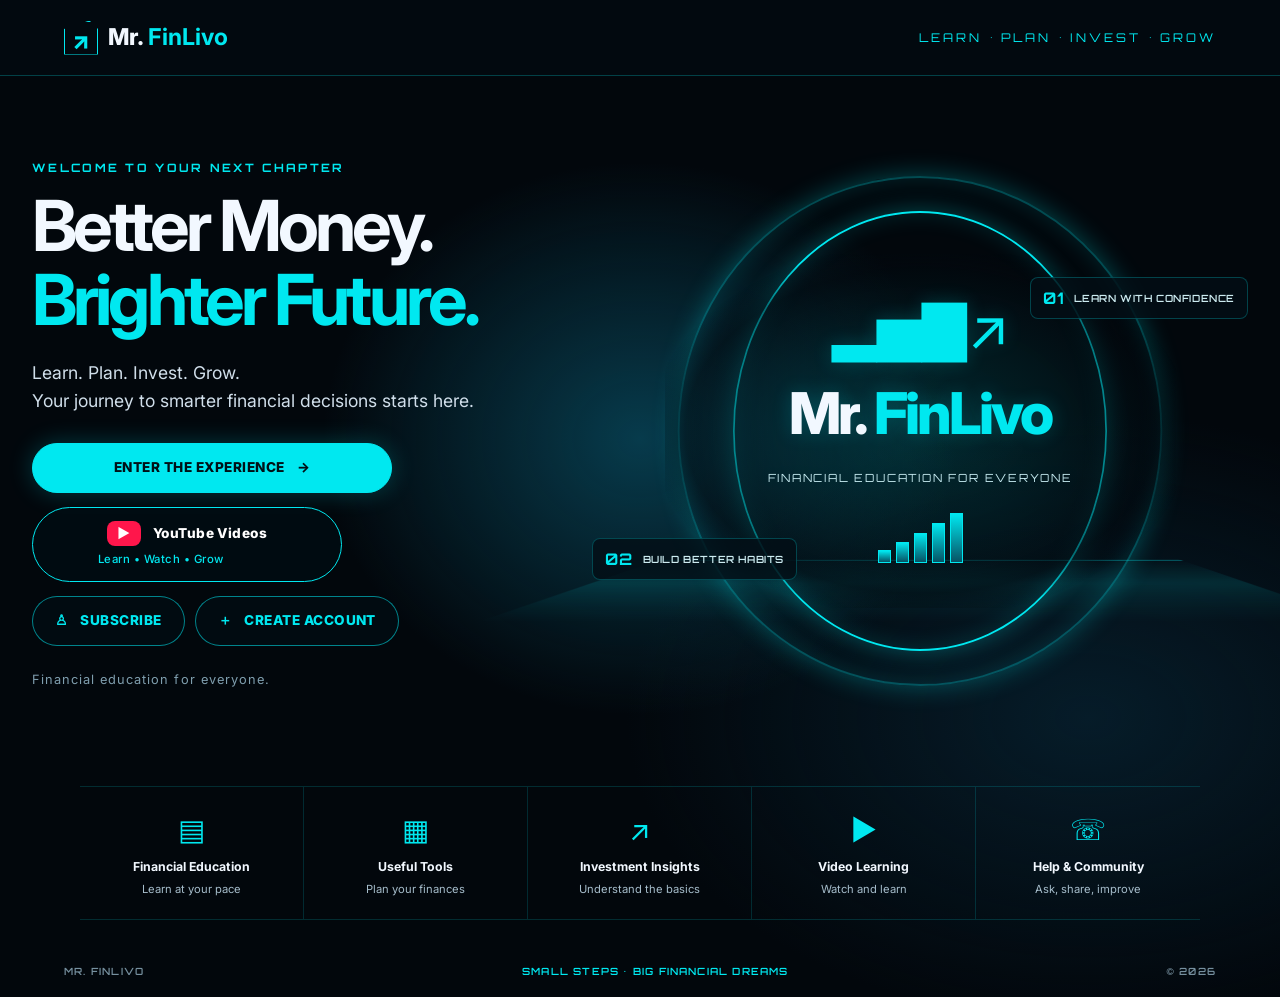
<file: index.html>
<!DOCTYPE html>
<html lang="en">
<head>
  <meta charset="UTF-8">
  <meta name="viewport" content="width=device-width, initial-scale=1.0">
  <meta name="theme-color" content="#030a10">
  <meta name="description" content="Mr. FinLivo — financial education for everyone. Learn, plan, invest, and grow.">
  <title>Welcome | Mr. FinLivo</title>
  <link rel="stylesheet" href="./style.css">
  <script src="./script.js" defer></script>
</head>
<body class="entrance-page">
  <header class="site-header">
    <a class="brand" href="./index.html" aria-label="Mr. FinLivo home"><span class="brand-mark">↗</span><span>Mr. <b>FinLivo</b></span></a>
    <div class="header-motto">LEARN <i>•</i> PLAN <i>•</i> INVEST <i>•</i> GROW</div>
  </header>

  <main class="entrance-layout">
    <section class="entrance-copy">
      <p class="eyebrow">WELCOME TO YOUR NEXT CHAPTER</p>
      <h1>Better Money.<br><span>Brighter Future.</span></h1>
      <p class="lead">Learn. Plan. Invest. Grow.<br>Your journey to smarter financial decisions starts here.</p>
      <div class="entrance-actions">
        <a class="button button-primary" href="./home.html">ENTER THE EXPERIENCE <span aria-hidden="true">→</span></a>
        <a class="button button-youtube" href="https://www.youtube.com/" target="_blank" rel="noopener noreferrer"><span class="youtube-play">▶</span> YouTube Videos <small>Learn • Watch • Grow</small></a>
        <div class="entrance-secondary-actions">
          <a class="button button-outline" href="./subscription.html"><span aria-hidden="true">♙</span> SUBSCRIBE</a>
          <a class="button button-outline" href="./register.html"><span aria-hidden="true">＋</span> CREATE ACCOUNT</a>
        </div>
      </div>
      <p class="small-note">Financial education for everyone.</p>
    </section>

    <section class="portal-art" aria-label="Futuristic glowing financial portal illustration">
      <div class="portal-orbit orbit-one"></div><div class="portal-orbit orbit-two"></div>
      <div class="portal-core">
        <div class="portal-symbol">▂▅▇↗</div>
        <p class="portal-name">Mr. <span>FinLivo</span></p>
        <p class="portal-tag">FINANCIAL EDUCATION FOR EVERYONE</p>
        <div class="portal-bars"><span></span><span></span><span></span><span></span><span></span></div>
      </div>
      <div class="portal-floor"></div>
      <div class="floating-stat stat-one"><b>01</b><span>LEARN WITH CONFIDENCE</span></div>
      <div class="floating-stat stat-two"><b>02</b><span>BUILD BETTER HABITS</span></div>
    </section>
  </main>

  <section class="entrance-features" aria-label="Website features">
    <div class="feature-mini"><span>▤</span><b>Financial Education</b><small>Learn at your pace</small></div>
    <div class="feature-mini"><span>▦</span><b>Useful Tools</b><small>Plan your finances</small></div>
    <div class="feature-mini"><span>↗</span><b>Investment Insights</b><small>Understand the basics</small></div>
    <div class="feature-mini"><span>▶</span><b>Video Learning</b><small>Watch and learn</small></div>
    <div class="feature-mini"><span>☏</span><b>Help & Community</b><small>Ask, share, improve</small></div>
  </section>
  <footer class="entrance-footer"><span>MR. FINLIVO</span><span>SMALL STEPS • BIG FINANCIAL DREAMS</span><span>© <span class="year"></span></span></footer>
</body>
</html>
</file>
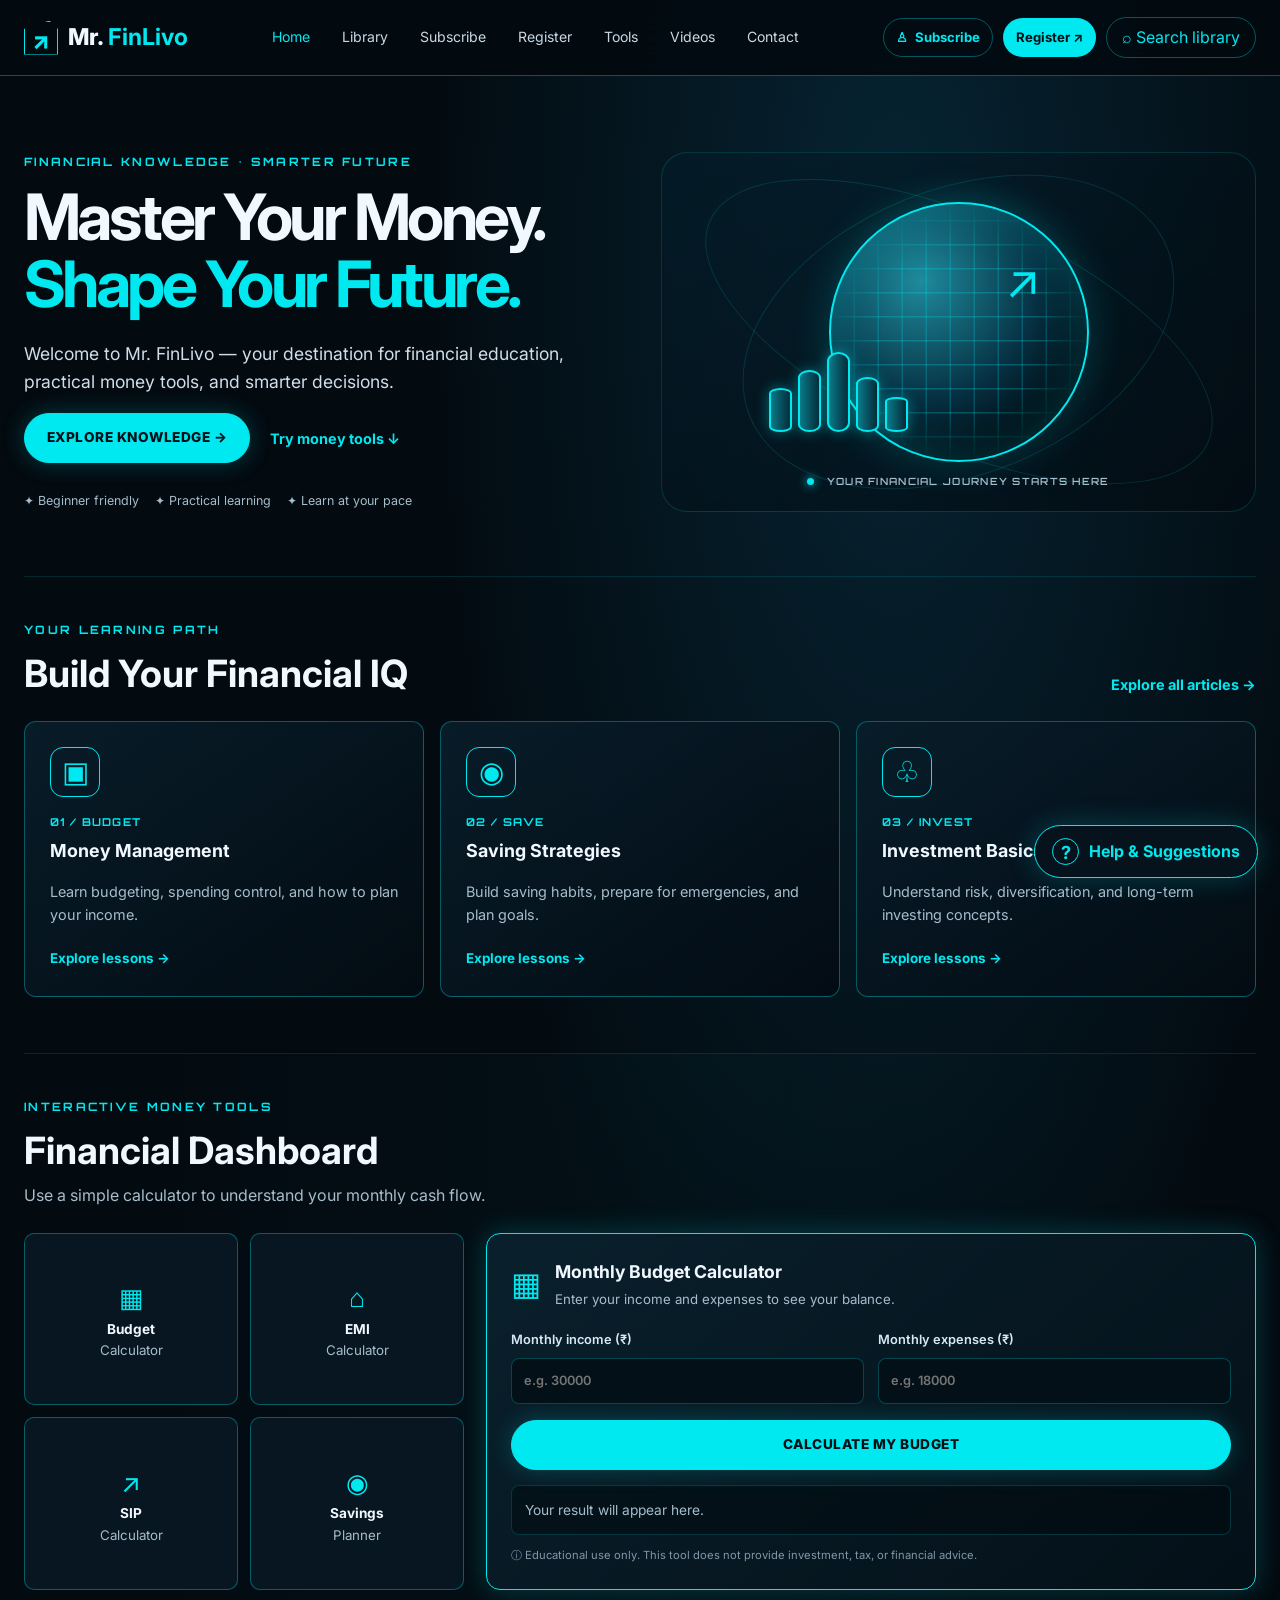
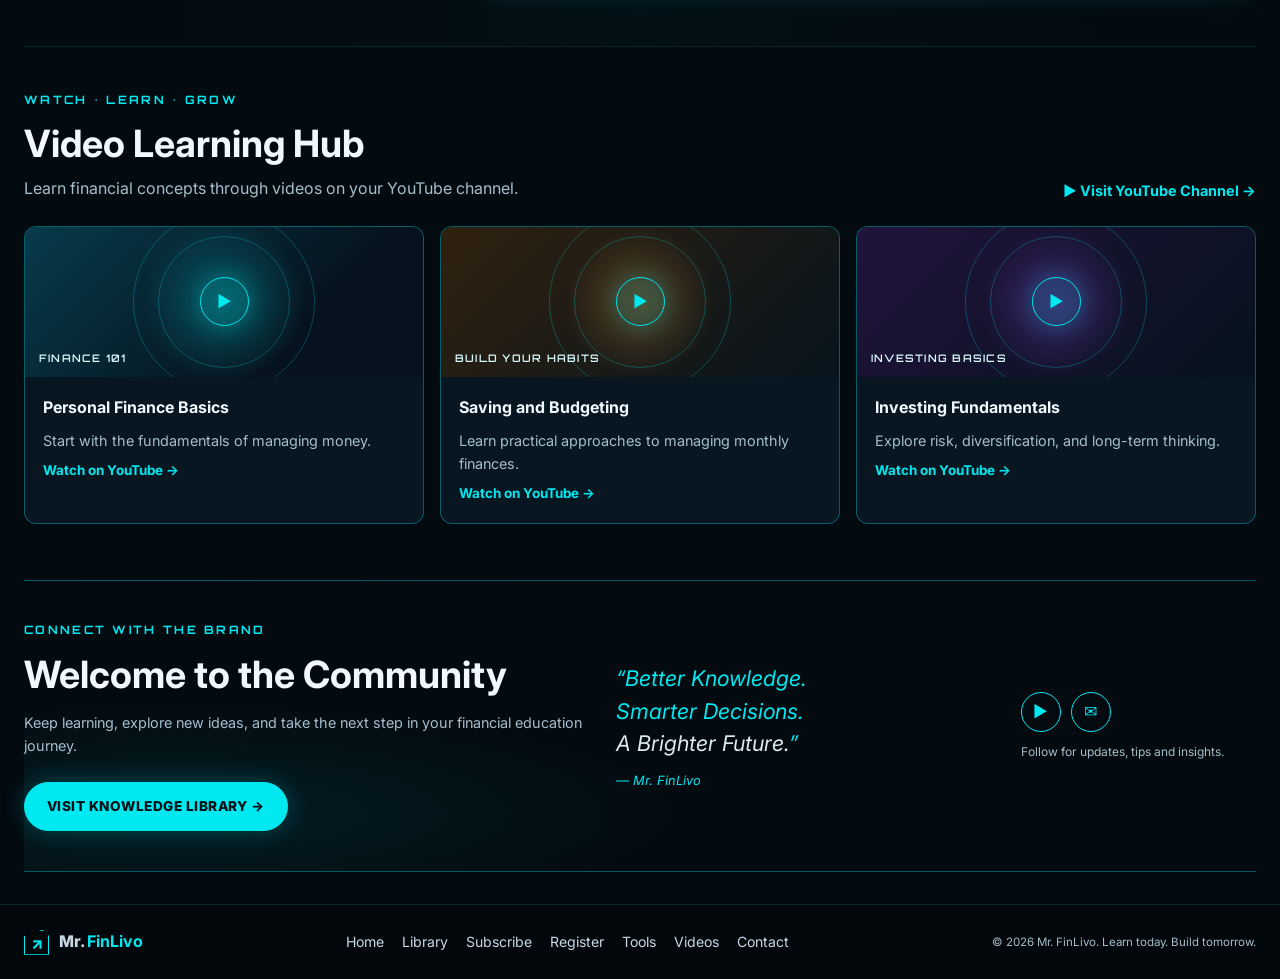
<file: home.html>
<!DOCTYPE html>
<html lang="en">
<head>
  <meta charset="UTF-8">
  <meta name="viewport" content="width=device-width, initial-scale=1.0">
  <meta name="theme-color" content="#030a10">
  <meta name="description" content="Explore financial education, money tools, videos, and practical guides with Mr. FinLivo.">
  <title>Mr. FinLivo | Learn, Plan, Invest, Grow</title>
  <link rel="stylesheet" href="./style.css">
  <script src="./script.js" defer></script>
</head>
<body>
  <header class="site-header">
    <a class="brand" href="./index.html"><span class="brand-mark">↗</span><span>Mr. <b>FinLivo</b></span></a>
    <nav class="main-nav" aria-label="Main navigation">
      <a class="active" href="./home.html">Home</a><a href="./library.html">Library</a><a href="./subscription.html">Subscribe</a><a href="./register.html">Register</a><a href="#tools">Tools</a><a href="#videos">Videos</a><a href="#contact">Contact</a>
    </nav>
    <div class="header-actions"><a class="subscribe-link" href="./subscription.html" aria-label="Subscription plans">♙ <span>Subscribe</span></a><a class="register-link" href="./register.html">Register ↗</a><a class="header-search-link" href="./library.html">⌕ <span>Search library</span></a></div>
  </header>

  <main>
    <section class="home-hero section-wrap">
      <div class="hero-copy">
        <p class="eyebrow">FINANCIAL KNOWLEDGE • SMARTER FUTURE</p>
        <h1>Master Your Money.<br><span>Shape Your Future.</span></h1>
        <p class="lead">Welcome to Mr. FinLivo — your destination for financial education, practical money tools, and smarter decisions.</p>
        <div class="button-row"><a class="button button-primary" href="./library.html">EXPLORE KNOWLEDGE →</a><a class="text-link" href="#tools">Try money tools ↓</a></div>
        <div class="hero-trust"><span>✦ Beginner friendly</span><span>✦ Practical learning</span><span>✦ Learn at your pace</span></div>
      </div>
      <div class="hero-visual">
        <div class="hero-globe"><div class="globe-grid"></div><span class="globe-arrow">↗</span></div>
        <div class="coin-stack"><i></i><i></i><i></i><i></i><i></i></div>
        <div class="visual-caption"><span class="pulse-dot"></span> YOUR FINANCIAL JOURNEY STARTS HERE</div>
      </div>
    </section>

    <section class="section-wrap section-block" id="learn">
      <div class="section-heading"><div><p class="eyebrow">YOUR LEARNING PATH</p><h2>Build Your Financial IQ</h2></div><a class="text-link" href="./library.html">Explore all articles →</a></div>
      <div class="card-grid three">
        <article class="info-card"><div class="card-icon">▣</div><p class="card-kicker">01 / BUDGET</p><h3>Money Management</h3><p>Learn budgeting, spending control, and how to plan your income.</p><a href="./library.html#budgeting">Explore lessons →</a></article>
        <article class="info-card"><div class="card-icon">◉</div><p class="card-kicker">02 / SAVE</p><h3>Saving Strategies</h3><p>Build saving habits, prepare for emergencies, and plan goals.</p><a href="./library.html#saving">Explore lessons →</a></article>
        <article class="info-card"><div class="card-icon">♧</div><p class="card-kicker">03 / INVEST</p><h3>Investment Basics</h3><p>Understand risk, diversification, and long-term investing concepts.</p><a href="./library.html#investing">Explore lessons →</a></article>
      </div>
    </section>

    <section class="section-wrap section-block tools-section" id="tools">
      <div class="section-heading"><div><p class="eyebrow">INTERACTIVE MONEY TOOLS</p><h2>Financial Dashboard</h2><p class="section-subtitle">Use a simple calculator to understand your monthly cash flow.</p></div></div>
      <div class="calculator-layout">
        <div class="tool-list">
          <div class="tool-tile"><span>▦</span><b>Budget</b><small>Calculator</small></div>
          <div class="tool-tile"><span>⌂</span><b>EMI</b><small>Calculator</small></div>
          <div class="tool-tile"><span>↗</span><b>SIP</b><small>Calculator</small></div>
          <div class="tool-tile"><span>◉</span><b>Savings</b><small>Planner</small></div>
        </div>
        <form class="budget-calculator" id="budget-form">
          <div class="calculator-title"><span class="calculator-icon">▦</span><div><h3>Monthly Budget Calculator</h3><p>Enter your income and expenses to see your balance.</p></div></div>
          <div class="input-grid">
            <label for="income">Monthly income (₹)<input id="income" name="income" type="number" min="0" step="0.01" placeholder="e.g. 30000" required></label>
            <label for="expenses">Monthly expenses (₹)<input id="expenses" name="expenses" type="number" min="0" step="0.01" placeholder="e.g. 18000" required></label>
          </div>
          <button class="button button-primary" type="submit">CALCULATE MY BUDGET</button>
          <div class="budget-result" id="budget-result" aria-live="polite"><p>Your result will appear here.</p></div>
          <p class="disclaimer">ⓘ Educational use only. This tool does not provide investment, tax, or financial advice.</p>
        </form>
      </div>
    </section>

    <section class="section-wrap section-block" id="videos">
      <div class="section-heading"><div><p class="eyebrow">WATCH • LEARN • GROW</p><h2>Video Learning Hub</h2><p class="section-subtitle">Learn financial concepts through videos on your YouTube channel.</p></div><a class="text-link youtube-link" href="https://www.youtube.com/" target="_blank" rel="noopener noreferrer">▶ Visit YouTube Channel →</a></div>
      <div class="card-grid three">
        <article class="video-card"><a class="video-thumb thumb-one" href="https://www.youtube.com/" target="_blank" rel="noopener noreferrer"><span class="play-button">▶</span><small>FINANCE 101</small></a><div class="video-copy"><h3>Personal Finance Basics</h3><p>Start with the fundamentals of managing money.</p><a href="https://www.youtube.com/" target="_blank" rel="noopener noreferrer">Watch on YouTube →</a></div></article>
        <article class="video-card"><a class="video-thumb thumb-two" href="https://www.youtube.com/" target="_blank" rel="noopener noreferrer"><span class="play-button">▶</span><small>BUILD YOUR HABITS</small></a><div class="video-copy"><h3>Saving and Budgeting</h3><p>Learn practical approaches to managing monthly finances.</p><a href="https://www.youtube.com/" target="_blank" rel="noopener noreferrer">Watch on YouTube →</a></div></article>
        <article class="video-card"><a class="video-thumb thumb-three" href="https://www.youtube.com/" target="_blank" rel="noopener noreferrer"><span class="play-button">▶</span><small>INVESTING BASICS</small></a><div class="video-copy"><h3>Investing Fundamentals</h3><p>Explore risk, diversification, and long-term thinking.</p><a href="https://www.youtube.com/" target="_blank" rel="noopener noreferrer">Watch on YouTube →</a></div></article>
      </div>
    </section>

    <section class="community-band section-wrap" id="contact">
      <div><p class="eyebrow">CONNECT WITH THE BRAND</p><h2>Welcome to the Community</h2><p>Keep learning, explore new ideas, and take the next step in your financial education journey.</p><a class="button button-primary" href="./library.html">VISIT KNOWLEDGE LIBRARY →</a></div>
      <div class="community-quote">“Better Knowledge.<br>Smarter Decisions.<br><span>A Brighter Future.</span>”<small>— Mr. FinLivo</small></div>
      <div class="contact-links"><a href="https://www.youtube.com/" target="_blank" rel="noopener noreferrer" aria-label="YouTube">▶</a><a href="mailto:hello@example.com" aria-label="Email">✉</a><small>Follow for updates, tips and insights.</small></div>
    </section>
  </main>

  <footer class="site-footer"><a class="brand" href="./index.html"><span class="brand-mark">↗</span><span>Mr. <b>FinLivo</b></span></a><div><a href="./home.html">Home</a><a href="./library.html">Library</a><a href="./subscription.html">Subscribe</a><a href="./register.html">Register</a><a href="#tools">Tools</a><a href="#videos">Videos</a><a href="#contact">Contact</a></div><small>© <span class="year"></span> Mr. FinLivo. Learn today. Build tomorrow.</small></footer>

  <button id="help-toggle" class="help-toggle" type="button" aria-label="Open Help Centre and Suggestions" aria-expanded="false"><span class="help-icon">?</span><span>Help & Suggestions</span></button>
  <section id="help-panel" class="help-panel" aria-label="Help Centre and Suggestions" hidden>
    <div class="help-header"><div><p class="eyebrow">MR. FINLIVO SUPPORT</p><h2>How can we help?</h2></div><button id="help-close" class="help-close" type="button" aria-label="Close help panel">×</button></div>
    <p class="help-description">Ask a question or share an idea to improve Mr. FinLivo.</p>
    <label for="help-type">Choose an option</label><select id="help-type"><option value="Help Request">I need help</option><option value="Suggestion">I have a suggestion</option><option value="Feedback">I want to share feedback</option></select>
    <label for="help-message">Your message</label><textarea id="help-message" rows="4" maxlength="1000" placeholder="Write your question or suggestion..."></textarea>
    <button id="help-send" class="button button-primary" type="button">PREPARE MESSAGE →</button>
    <p id="help-status" class="help-status" aria-live="polite"></p><p class="help-note">This prepares an email in your email app. It does not send automatically.</p>
  </section>
</body>
</html>
</file>
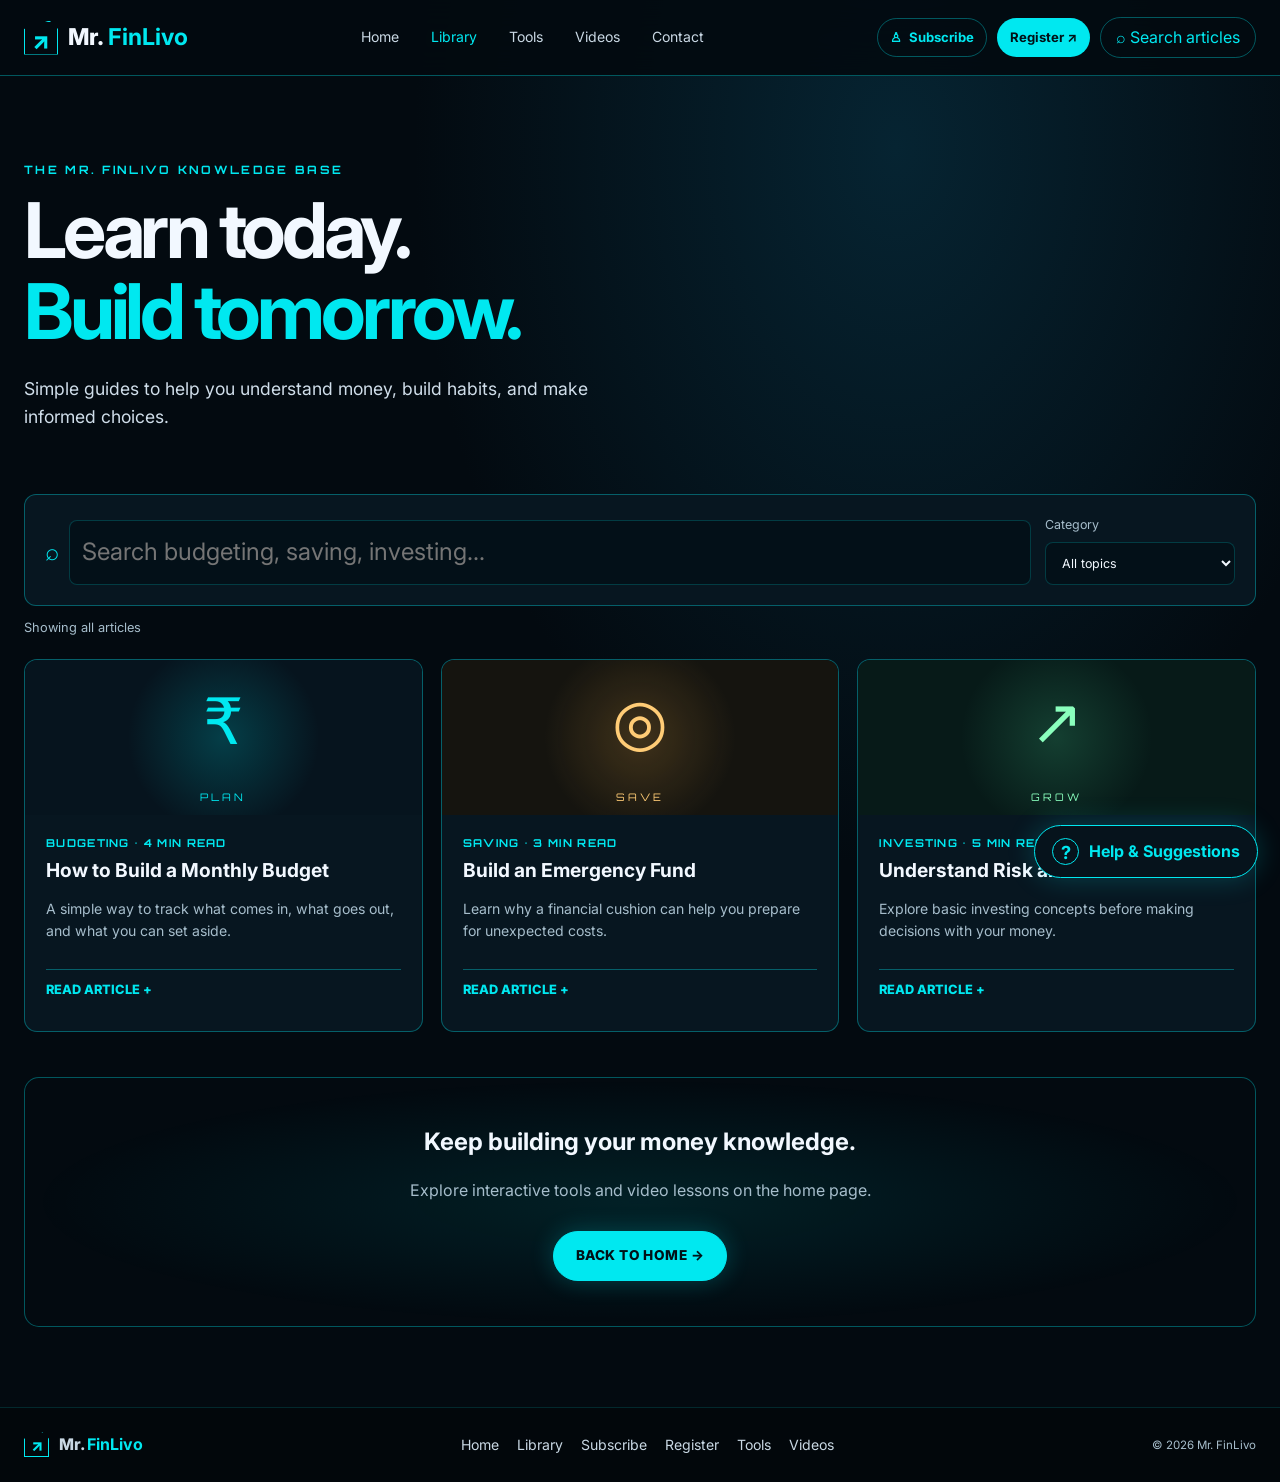
<file: library.html>
<!DOCTYPE html>
<html lang="en">
<head>
  <meta charset="UTF-8"><meta name="viewport" content="width=device-width, initial-scale=1.0">
  <meta name="theme-color" content="#030a10"><title>Knowledge Library | Mr. FinLivo</title>
  <link rel="stylesheet" href="./style.css"><script src="./script.js" defer></script>
</head>
<body>
  <header class="site-header"><a class="brand" href="./index.html"><span class="brand-mark">↗</span><span>Mr. <b>FinLivo</b></span></a><nav class="main-nav" aria-label="Main navigation"><a href="./home.html">Home</a><a class="active" href="./library.html">Library</a><a href="./home.html#tools">Tools</a><a href="./home.html#videos">Videos</a><a href="./home.html#contact">Contact</a></nav><div class="header-actions"><a class="subscribe-link" href="./subscription.html" aria-label="Subscription plans">♙ <span>Subscribe</span></a><a class="register-link" href="./register.html">Register ↗</a><a class="header-search-link" href="#library-search">⌕ <span>Search articles</span></a></div></header>
  <main class="section-wrap library-main">
    <section class="library-hero"><p class="eyebrow">THE MR. FINLIVO KNOWLEDGE BASE</p><h1>Learn today.<br><span>Build tomorrow.</span></h1><p class="lead">Simple guides to help you understand money, build habits, and make informed choices.</p></section>
    <section class="library-controls" aria-label="Search and filter articles"><label class="search-field" for="library-search">⌕ <input id="library-search" type="search" placeholder="Search budgeting, saving, investing..."></label><label class="filter-field" for="category-filter">Category<select id="category-filter"><option value="all">All topics</option><option value="budgeting">Budgeting</option><option value="saving">Saving</option><option value="investing">Investing</option></select></label></section>
    <p id="library-count" class="library-count" aria-live="polite">Showing all articles</p>
    <section class="article-grid" id="article-grid">
      <article class="article-card" data-category="budgeting" id="budgeting"><div class="article-art article-art-budget">₹ <span>PLAN</span></div><div class="article-body"><p class="card-kicker">BUDGETING • 4 MIN READ</p><h2>How to Build a Monthly Budget</h2><p>A simple way to track what comes in, what goes out, and what you can set aside.</p><div class="article-content" hidden><h3>Start with three steps</h3><ol><li>Write down your monthly take-home income.</li><li>List essential expenses, flexible spending, and debt payments.</li><li>Set a realistic saving goal and review your plan each month.</li></ol><p>Try to make your budget practical, not perfect. Adjust it as your life changes.</p></div><button class="read-button" type="button" aria-expanded="false">READ ARTICLE +</button></div></article>
      <article class="article-card" data-category="saving" id="saving"><div class="article-art article-art-save">◎ <span>SAVE</span></div><div class="article-body"><p class="card-kicker">SAVING • 3 MIN READ</p><h2>Build an Emergency Fund</h2><p>Learn why a financial cushion can help you prepare for unexpected costs.</p><div class="article-content" hidden><h3>Make saving manageable</h3><ol><li>Estimate the essential expenses you pay each month.</li><li>Choose a small amount you can save consistently.</li><li>Keep emergency savings accessible and separate from everyday spending.</li></ol><p>The right target depends on your situation. Begin with a realistic first milestone.</p></div><button class="read-button" type="button" aria-expanded="false">READ ARTICLE +</button></div></article>
      <article class="article-card" data-category="investing" id="investing"><div class="article-art article-art-invest">↗ <span>GROW</span></div><div class="article-body"><p class="card-kicker">INVESTING • 5 MIN READ</p><h2>Understand Risk and Diversification</h2><p>Explore basic investing concepts before making decisions with your money.</p><div class="article-content" hidden><h3>Key ideas to understand</h3><ol><li>Investment values can rise or fall, and returns are not guaranteed.</li><li>Diversification spreads exposure across different investments.</li><li>Time horizon, goals, costs, and risk tolerance matter.</li></ol><p>Learn the basics and consider qualified professional advice for decisions specific to you.</p></div><button class="read-button" type="button" aria-expanded="false">READ ARTICLE +</button></div></article>
    </section>
    <div id="no-articles" class="empty-state" hidden><h2>No articles found</h2><p>Try another search or choose “All topics”.</p></div>
    <section class="library-cta"><h2>Keep building your money knowledge.</h2><p>Explore interactive tools and video lessons on the home page.</p><a class="button button-primary" href="./home.html">BACK TO HOME →</a></section>
  </main>
  <footer class="site-footer"><a class="brand" href="./index.html"><span class="brand-mark">↗</span><span>Mr. <b>FinLivo</b></span></a><div><a href="./home.html">Home</a><a href="./library.html">Library</a><a href="./subscription.html">Subscribe</a><a href="./register.html">Register</a><a href="./home.html#tools">Tools</a><a href="./home.html#videos">Videos</a></div><small>© <span class="year"></span> Mr. FinLivo</small></footer>
  <button id="help-toggle" class="help-toggle" type="button" aria-label="Open Help Centre and Suggestions" aria-expanded="false"><span class="help-icon">?</span><span>Help & Suggestions</span></button>
  <section id="help-panel" class="help-panel" aria-label="Help Centre and Suggestions" hidden><div class="help-header"><div><p class="eyebrow">MR. FINLIVO SUPPORT</p><h2>How can we help?</h2></div><button id="help-close" class="help-close" type="button" aria-label="Close help panel">×</button></div><p class="help-description">Ask a question or share an idea to improve Mr. FinLivo.</p><label for="help-type">Choose an option</label><select id="help-type"><option value="Help Request">I need help</option><option value="Suggestion">I have a suggestion</option><option value="Feedback">I want to share feedback</option></select><label for="help-message">Your message</label><textarea id="help-message" rows="4" maxlength="1000" placeholder="Write your question or suggestion..."></textarea><button id="help-send" class="button button-primary" type="button">PREPARE MESSAGE →</button><p id="help-status" class="help-status" aria-live="polite"></p><p class="help-note">This prepares an email in your email app. It does not send automatically.</p></section>
</body></html>
</file>
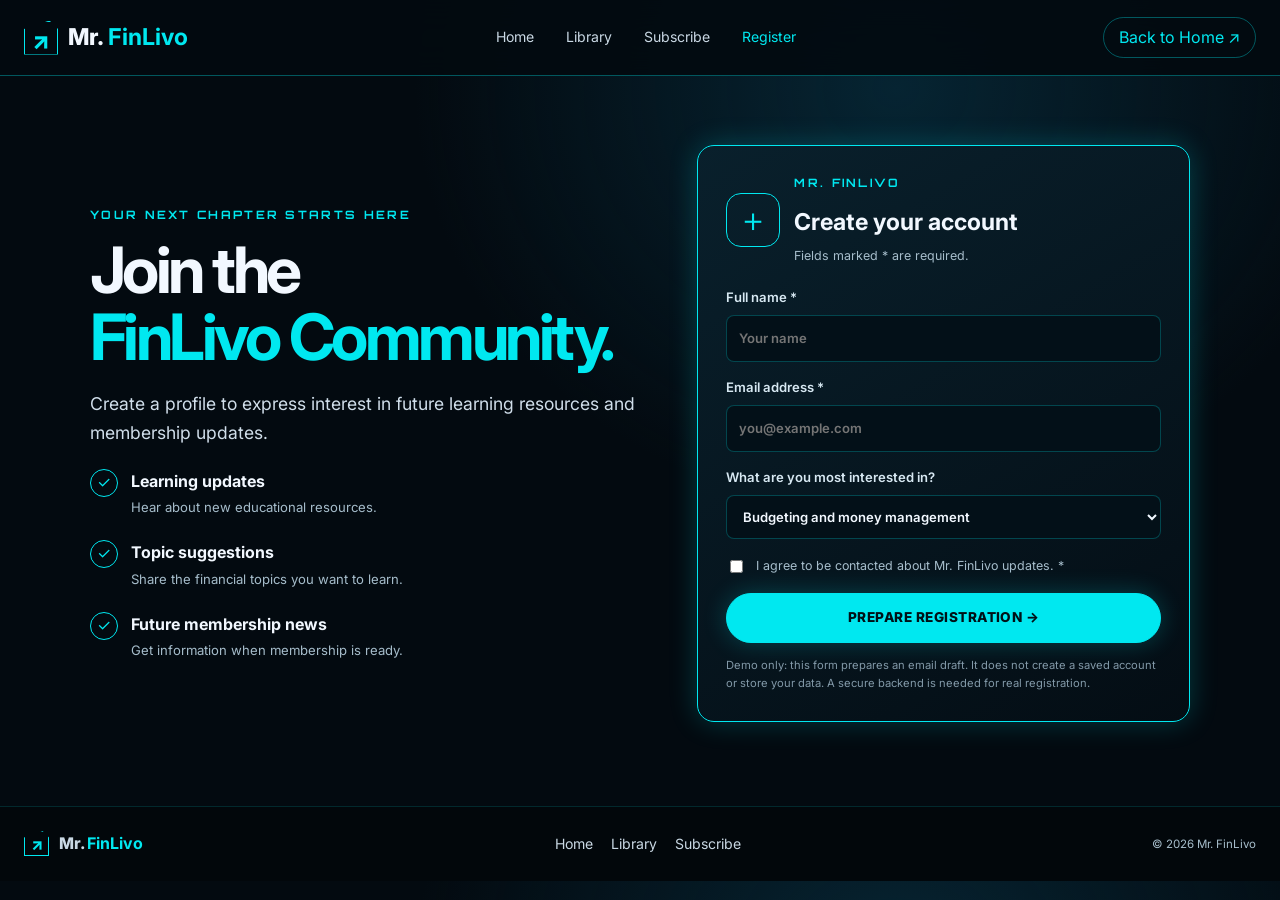
<file: register.html>
<!DOCTYPE html>
<html lang="en">
<head>
  <meta charset="UTF-8"><meta name="viewport" content="width=device-width, initial-scale=1.0">
  <meta name="theme-color" content="#030a10"><title>Create Account | Mr. FinLivo</title>
  <link rel="stylesheet" href="./style.css"><script src="./script.js" defer></script>
</head>
<body>
  <header class="site-header">
    <a class="brand" href="./index.html"><span class="brand-mark">↗</span><span>Mr. <b>FinLivo</b></span></a>
    <nav class="main-nav" aria-label="Main navigation"><a href="./home.html">Home</a><a href="./library.html">Library</a><a href="./subscription.html">Subscribe</a><a class="active" href="./register.html">Register</a></nav>
    <a class="header-search-link" href="./home.html">Back to Home ↗</a>
  </header>
  <main class="register-layout">
    <section class="register-intro">
      <p class="eyebrow">YOUR NEXT CHAPTER STARTS HERE</p>
      <h1>Join the<br><span>FinLivo Community.</span></h1>
      <p class="lead">Create a profile to express interest in future learning resources and membership updates.</p>
      <div class="register-benefit"><span>✓</span><div><b>Learning updates</b><small>Hear about new educational resources.</small></div></div>
      <div class="register-benefit"><span>✓</span><div><b>Topic suggestions</b><small>Share the financial topics you want to learn.</small></div></div>
      <div class="register-benefit"><span>✓</span><div><b>Future membership news</b><small>Get information when membership is ready.</small></div></div>
    </section>
    <section class="register-card">
      <div class="register-card-head"><div class="register-user-icon">＋</div><div><p class="eyebrow">MR. FINLIVO</p><h2>Create your account</h2><p>Fields marked * are required.</p></div></div>
      <form id="register-form">
        <label for="register-name">Full name *<input id="register-name" name="name" type="text" autocomplete="name" maxlength="80" placeholder="Your name" required></label>
        <label for="register-email">Email address *<input id="register-email" name="email" type="email" autocomplete="email" maxlength="120" placeholder="you@example.com" required></label>
        <label for="register-interest">What are you most interested in?
          <select id="register-interest" name="interest"><option>Budgeting and money management</option><option>Saving and financial goals</option><option>Investing basics</option><option>New videos and learning resources</option><option>Future paid membership</option></select>
        </label>
        <label class="consent-row"><input id="register-consent" type="checkbox" required><span>I agree to be contacted about Mr. FinLivo updates. *</span></label>
        <button class="button button-primary" type="submit">PREPARE REGISTRATION →</button>
        <p id="register-status" class="register-status" aria-live="polite"></p>
        <p class="register-fineprint">Demo only: this form prepares an email draft. It does not create a saved account or store your data. A secure backend is needed for real registration.</p>
      </form>
    </section>
  </main>
  <footer class="site-footer"><a class="brand" href="./index.html"><span class="brand-mark">↗</span><span>Mr. <b>FinLivo</b></span></a><div><a href="./home.html">Home</a><a href="./library.html">Library</a><a href="./subscription.html">Subscribe</a></div><small>© <span class="year"></span> Mr. FinLivo</small></footer>
</body></html>
</file>
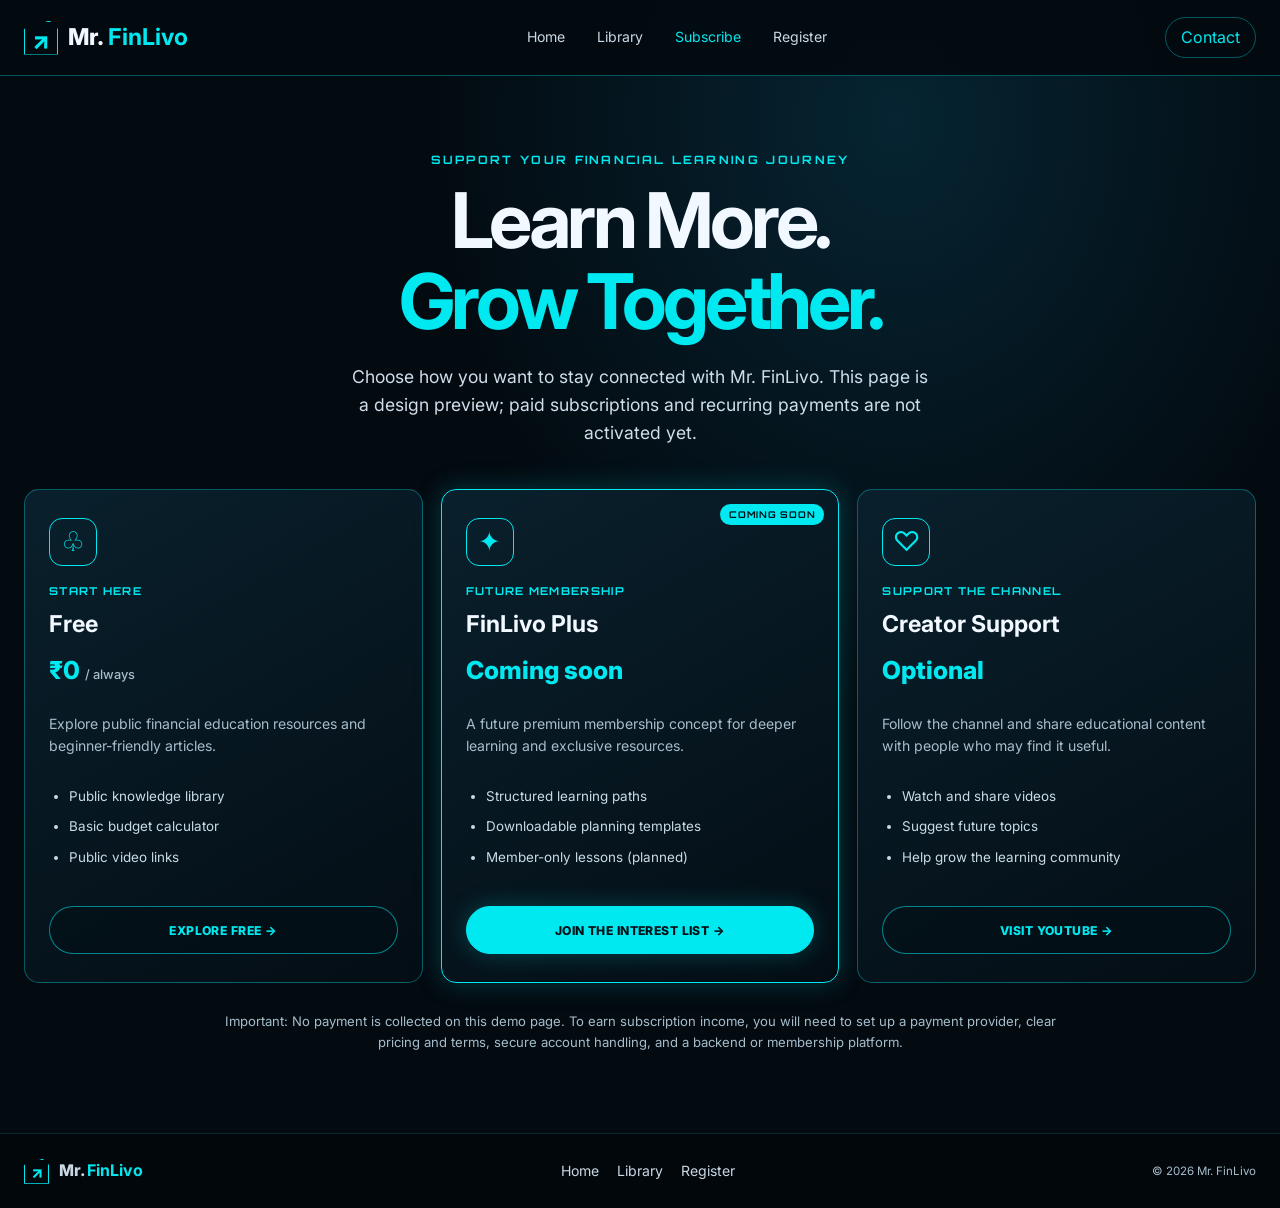
<file: subscription.html>
<!DOCTYPE html>
<html lang="en">
<head>
  <meta charset="UTF-8"><meta name="viewport" content="width=device-width, initial-scale=1.0">
  <meta name="theme-color" content="#030a10"><title>Subscribe | Mr. FinLivo</title>
  <link rel="stylesheet" href="./style.css"><script src="./script.js" defer></script>
</head>
<body>
  <header class="site-header">
    <a class="brand" href="./index.html"><span class="brand-mark">↗</span><span>Mr. <b>FinLivo</b></span></a>
    <nav class="main-nav" aria-label="Main navigation"><a href="./home.html">Home</a><a href="./library.html">Library</a><a class="active" href="./subscription.html">Subscribe</a><a href="./register.html">Register</a></nav>
    <a class="header-search-link" href="./home.html#contact">Contact</a>
  </header>
  <main class="section-wrap subscription-main">
    <section class="subscription-hero">
      <p class="eyebrow">SUPPORT YOUR FINANCIAL LEARNING JOURNEY</p>
      <h1>Learn More.<br><span>Grow Together.</span></h1>
      <p class="lead">Choose how you want to stay connected with Mr. FinLivo. This page is a design preview; paid subscriptions and recurring payments are not activated yet.</p>
    </section>
    <section class="subscription-grid">
      <article class="plan-card">
        <div class="plan-icon">♧</div><p class="card-kicker">START HERE</p><h2>Free</h2><p class="plan-price">₹0 <small>/ always</small></p>
        <p>Explore public financial education resources and beginner-friendly articles.</p>
        <ul><li>Public knowledge library</li><li>Basic budget calculator</li><li>Public video links</li></ul>
        <a class="button button-outline" href="./home.html">EXPLORE FREE →</a>
      </article>
      <article class="plan-card plan-featured">
        <span class="plan-ribbon">COMING SOON</span><div class="plan-icon">✦</div><p class="card-kicker">FUTURE MEMBERSHIP</p><h2>FinLivo Plus</h2><p class="plan-price">Coming soon</p>
        <p>A future premium membership concept for deeper learning and exclusive resources.</p>
        <ul><li>Structured learning paths</li><li>Downloadable planning templates</li><li>Member-only lessons (planned)</li></ul>
        <a class="button button-primary" href="./register.html">JOIN THE INTEREST LIST →</a>
      </article>
      <article class="plan-card">
        <div class="plan-icon">♡</div><p class="card-kicker">SUPPORT THE CHANNEL</p><h2>Creator Support</h2><p class="plan-price">Optional</p>
        <p>Follow the channel and share educational content with people who may find it useful.</p>
        <ul><li>Watch and share videos</li><li>Suggest future topics</li><li>Help grow the learning community</li></ul>
        <a class="button button-outline" href="https://www.youtube.com/" target="_blank" rel="noopener noreferrer">VISIT YOUTUBE →</a>
      </article>
    </section>
    <p class="subscription-note">Important: No payment is collected on this demo page. To earn subscription income, you will need to set up a payment provider, clear pricing and terms, secure account handling, and a backend or membership platform.</p>
  </main>
  <footer class="site-footer"><a class="brand" href="./index.html"><span class="brand-mark">↗</span><span>Mr. <b>FinLivo</b></span></a><div><a href="./home.html">Home</a><a href="./library.html">Library</a><a href="./register.html">Register</a></div><small>© <span class="year"></span> Mr. FinLivo</small></footer>
</body></html>
</file>
<file: style.css>
@import url('https://fonts.googleapis.com/css2?family=Inter:wght@400;500;600;700;800&family=Orbitron:wght@500;600;700;800&display=swap');
:root{--bg:#030a10;--panel:#071620;--panel2:#0a202c;--cyan:#00e8f0;--cyan2:#48f7ff;--text:#f2f8ff;--muted:#a6bdcb;--line:rgba(0,232,240,.35);--glow:0 0 28px rgba(0,232,240,.22);--max:1240px}
*{box-sizing:border-box}html{scroll-behavior:smooth;scroll-padding-top:90px}body{margin:0;background:radial-gradient(ellipse at 70% 10%,#062432 0,transparent 38%),var(--bg);color:var(--text);font-family:Inter,Arial,sans-serif;line-height:1.6}a{color:inherit;text-decoration:none}button,input,select,textarea{font:inherit}button,a,input,select,textarea{-webkit-tap-highlight-color:transparent}a:focus-visible,button:focus-visible,input:focus-visible,select:focus-visible,textarea:focus-visible{outline:2px solid var(--cyan);outline-offset:4px}.site-header{position:sticky;top:0;z-index:50;display:flex;align-items:center;justify-content:space-between;gap:24px;min-height:76px;padding:14px max(24px,calc((100% - var(--max))/2));background:rgba(3,10,16,.91);border-bottom:1px solid var(--line);backdrop-filter:blur(18px)}.brand{display:inline-flex;align-items:center;gap:10px;font-size:1.45rem;font-weight:800;white-space:nowrap}.brand b,.brand-mark{color:var(--cyan)}.brand-mark{display:inline-grid;place-items:center;width:34px;height:34px;border:1px solid var(--cyan);clip-path:polygon(0 25%,75% 0,100% 25%,100% 100%,0 100%);font-size:1.5rem}.main-nav{display:flex;align-items:center;gap:clamp(12px,2.5vw,34px)}.main-nav a,.site-footer a{color:#c9d8e4;font-size:.88rem;transition:color .2s}.main-nav a:hover,.main-nav a.active,.site-footer a:hover{color:var(--cyan)}.header-search-link{border:1px solid var(--line);border-radius:999px;padding:7px 15px;color:var(--cyan);white-space:nowrap}.header-motto{font-family:Orbitron,sans-serif;font-size:.75rem;letter-spacing:.25em;color:var(--cyan)}.section-wrap{width:min(var(--max),calc(100% - 48px));margin-inline:auto}.eyebrow{font-family:Orbitron,sans-serif;color:var(--cyan);font-size:.72rem;font-weight:700;letter-spacing:.2em;margin:0 0 12px}.lead{color:#d0deea;font-size:1.1rem;max-width:580px}.button{display:inline-flex;justify-content:center;align-items:center;gap:12px;min-height:48px;padding:13px 22px;border-radius:999px;font-size:.85rem;font-weight:800;letter-spacing:.035em;cursor:pointer;transition:transform .2s,box-shadow .2s,background .2s;border:1px solid var(--cyan)}.button:hover{transform:translateY(-2px);box-shadow:var(--glow)}.button-primary{background:var(--cyan);color:#001117;box-shadow:0 0 24px rgba(0,232,240,.23)}.button-youtube{display:flex;flex-wrap:wrap;background:rgba(0,14,21,.7);color:white;max-width:310px}.button-youtube small{flex-basis:100%;margin-left:43px;margin-top:-8px;color:var(--cyan);font-weight:500}.youtube-play{display:inline-grid;place-items:center;background:#ff164b;color:#fff;border-radius:8px;width:34px;height:25px}.text-link{color:var(--cyan);font-weight:700;font-size:.9rem}.text-link:hover{text-decoration:underline}.button-row{display:flex;align-items:center;flex-wrap:wrap;gap:20px}.home-hero{display:grid;grid-template-columns:1fr 1fr;gap:42px;align-items:center;min-height:500px;padding-block:56px 44px}.home-hero h1,.entrance-copy h1,.library-hero h1{font-size:clamp(2.7rem,5vw,4.8rem);line-height:1.05;letter-spacing:-.055em;margin:0 0 22px}.home-hero h1 span,.entrance-copy h1 span,.library-hero h1 span{color:var(--cyan)}.hero-trust{display:flex;flex-wrap:wrap;gap:16px;margin-top:28px;color:var(--muted);font-size:.78rem}.hero-visual{position:relative;min-height:360px;display:grid;place-items:center;overflow:hidden;border:1px solid rgba(0,232,240,.16);border-radius:26px;background:radial-gradient(circle at 50% 44%,rgba(0,232,240,.18),transparent 37%),linear-gradient(145deg,rgba(4,29,42,.5),rgba(3,10,16,.7))}.hero-visual:before,.hero-visual:after{content:"";position:absolute;inset:10% 12%;border:1px solid rgba(0,232,240,.14);border-radius:50%;transform:rotate(-22deg)}.hero-visual:after{inset:18% 4%;transform:rotate(24deg)}.hero-globe{position:relative;width:min(260px,70%);aspect-ratio:1;border-radius:50%;border:2px solid var(--cyan);box-shadow:inset 0 0 45px rgba(0,232,240,.25),0 0 40px rgba(0,232,240,.2);background:radial-gradient(circle at 35% 30%,#1e8b9d,#063143 48%,#02090f 75%);overflow:hidden;z-index:1}.globe-grid{position:absolute;inset:0;background:repeating-linear-gradient(0deg,transparent 0 22px,rgba(0,232,240,.25) 23px 24px),repeating-linear-gradient(90deg,transparent 0 22px,rgba(0,232,240,.22) 23px 24px);border-radius:50%;mask-image:radial-gradient(circle,#000 45%,transparent 73%)}.globe-arrow{position:absolute;right:18%;top:15%;font-size:3rem;color:var(--cyan)}.coin-stack{position:absolute;bottom:22%;left:18%;display:flex;align-items:flex-end;gap:6px;z-index:2}.coin-stack i{display:block;width:23px;height:44px;border:2px solid var(--cyan);border-radius:50%/12%;background:linear-gradient(90deg,#087b89,#062a38);box-shadow:0 0 14px rgba(0,232,240,.4)}.coin-stack i:nth-child(2){height:62px}.coin-stack i:nth-child(3){height:80px}.coin-stack i:nth-child(4){height:55px}.coin-stack i:nth-child(5){height:35px}.visual-caption{position:absolute;bottom:24px;left:20px;right:20px;text-align:center;color:var(--muted);font:600 .62rem Orbitron,sans-serif;letter-spacing:.13em}.pulse-dot{display:inline-block;width:7px;height:7px;background:var(--cyan);border-radius:50%;margin-right:8px;box-shadow:0 0 10px var(--cyan)}.section-block{padding-block:44px 56px;border-top:1px solid rgba(0,232,240,.13)}.section-heading{display:flex;align-items:flex-end;justify-content:space-between;gap:20px;margin-bottom:24px}.section-heading h2,.community-band h2{font-size:clamp(1.7rem,3vw,2.35rem);line-height:1.2;margin:0}.section-subtitle{color:var(--muted);margin:10px 0 0}.card-grid{display:grid;gap:16px}.card-grid.three{grid-template-columns:repeat(3,minmax(0,1fr))}.info-card{position:relative;padding:25px;border:1px solid var(--line);border-radius:12px;background:linear-gradient(145deg,rgba(8,29,42,.96),rgba(3,12,19,.96));transition:transform .2s,border-color .2s}.info-card:hover,.article-card:hover{transform:translateY(-4px);border-color:var(--cyan);box-shadow:var(--glow)}.card-icon{display:grid;place-items:center;width:50px;height:50px;border:1px solid var(--cyan);border-radius:13px;color:var(--cyan);font-size:1.8rem;margin-bottom:18px}.card-kicker{font:700 .68rem Orbitron,sans-serif;letter-spacing:.12em;color:var(--cyan);margin:0 0 8px}.info-card h3,.video-copy h3{margin:0 0 8px;font-size:1.12rem}.info-card p:not(.card-kicker),.video-copy p{color:var(--muted);font-size:.9rem}.info-card>a,.video-copy>a{display:inline-block;margin-top:8px;color:var(--cyan);font-size:.84rem;font-weight:700}.tools-section{background:linear-gradient(90deg,transparent,rgba(0,232,240,.025),transparent)}.calculator-layout{display:grid;grid-template-columns:.8fr 1.4fr;gap:22px;align-items:stretch}.tool-list{display:grid;grid-template-columns:repeat(2,minmax(0,1fr));gap:12px}.tool-tile{display:flex;flex-direction:column;align-items:center;justify-content:center;min-height:112px;border:1px solid var(--line);border-radius:10px;background:var(--panel);text-align:center}.tool-tile span{font-size:1.65rem;color:var(--cyan)}.tool-tile b{font-size:.85rem}.tool-tile small{color:var(--muted)}.budget-calculator{padding:24px;border:1px solid var(--cyan);border-radius:14px;background:linear-gradient(140deg,#09202c,#041018);box-shadow:var(--glow)}.calculator-title{display:flex;gap:14px;align-items:center;margin-bottom:20px}.calculator-icon{color:var(--cyan);font-size:2rem}.calculator-title h3{margin:0;font-size:1.1rem}.calculator-title p{margin:3px 0 0;color:var(--muted);font-size:.83rem}.input-grid{display:grid;grid-template-columns:1fr 1fr;gap:14px;margin-bottom:16px}.budget-calculator label,.help-panel label{display:block;color:#d7e8f2;font-size:.8rem;font-weight:600}.budget-calculator input,.help-panel select,.help-panel textarea{display:block;width:100%;margin-top:7px;padding:12px;border:1px solid rgba(0,232,240,.25);border-radius:8px;background:#031018;color:var(--text)}.budget-calculator .button{width:100%}.budget-result{margin-top:15px;padding:13px;border:1px solid rgba(0,232,240,.18);border-radius:8px;background:rgba(1,8,13,.5)}.budget-result p{margin:0;color:var(--muted);font-size:.86rem}.budget-result .result-number{font-size:1.6rem;color:var(--cyan);font-weight:800}.budget-result .negative{color:#ff8b9b}.disclaimer{font-size:.7rem;color:#8197a7;margin:12px 0 0}.video-card{overflow:hidden;border:1px solid var(--line);border-radius:12px;background:var(--panel);transition:transform .2s,border-color .2s}.video-thumb{position:relative;display:grid;place-items:center;min-height:150px;overflow:hidden;background:radial-gradient(circle at 50% 50%,rgba(0,232,240,.28),transparent 38%),linear-gradient(135deg,#073b4b,#06121d 70%)}.video-thumb:before,.video-thumb:after{content:"";position:absolute;width:180px;height:180px;border:1px solid rgba(0,232,240,.25);border-radius:50%}.video-thumb:after{width:130px;height:130px}.thumb-two{background:radial-gradient(circle at 50% 50%,rgba(255,178,69,.25),transparent 35%),linear-gradient(135deg,#30210f,#07141d)}.thumb-three{background:radial-gradient(circle at 50% 50%,rgba(150,84,255,.3),transparent 35%),linear-gradient(135deg,#21133b,#06121d)}.video-thumb small{position:absolute;bottom:12px;left:14px;font:600 .65rem Orbitron,sans-serif;letter-spacing:.12em;color:#d8faff}.play-button{position:relative;z-index:2;display:grid;place-items:center;width:49px;height:49px;border:1px solid var(--cyan);border-radius:50%;background:rgba(0,232,240,.13);color:var(--cyan);box-shadow:0 0 25px rgba(0,232,240,.3)}.video-copy{padding:18px}.video-copy h3{font-size:1rem}.video-copy p{margin:0}.community-band{display:grid;grid-template-columns:1.2fr .8fr .5fr;gap:28px;align-items:center;padding-block:40px;margin-bottom:32px;border-block:1px solid var(--line);background:radial-gradient(ellipse at 12% 80%,rgba(0,232,240,.09),transparent 35%)}.community-band p:not(.eyebrow){color:var(--muted);font-size:.9rem}.community-band .button{margin-top:10px}.community-quote{font-size:1.35rem;font-style:italic;color:var(--cyan);line-height:1.5}.community-quote span{color:#dceaf3}.community-quote small{display:block;margin-top:12px;font-size:.8rem}.contact-links{display:flex;flex-wrap:wrap;gap:10px;align-items:center}.contact-links>a{display:grid;place-items:center;width:40px;height:40px;border:1px solid var(--cyan);border-radius:50%;color:var(--cyan)}.contact-links small{flex-basis:100%;color:var(--muted);font-size:.75rem}.site-footer{display:flex;align-items:center;justify-content:space-between;flex-wrap:wrap;gap:20px;padding:24px max(24px,calc((100% - var(--max))/2));border-top:1px solid rgba(0,232,240,.15);background:#02070b}.site-footer .brand{font-size:1rem}.site-footer .brand-mark{width:25px;height:25px;font-size:1rem}.site-footer>div{display:flex;flex-wrap:wrap;gap:18px}.site-footer small{color:var(--muted);font-size:.72rem}
.entrance-page{min-height:100vh;overflow-x:hidden;background:radial-gradient(ellipse at 50% 44%,#073b4c 0,transparent 35%),radial-gradient(ellipse at 85% 72%,#061c29 0,transparent 30%),#02070c}.entrance-page .site-header{position:relative;padding-inline:clamp(24px,5vw,80px);border-bottom-color:rgba(0,232,240,.25)}.entrance-layout{width:min(1400px,calc(100% - 64px));min-height:calc(100vh - 190px);margin:auto;display:grid;grid-template-columns:.9fr 1.1fr;align-items:center;gap:24px;padding-block:35px}.entrance-copy{position:relative;z-index:3}.entrance-copy h1{font-size:clamp(3rem,5.5vw,5.6rem)}.entrance-copy .lead{max-width:480px}.entrance-actions{display:flex;flex-direction:column;align-items:flex-start;gap:14px;margin-top:28px}.entrance-actions .button-primary{min-width:min(360px,100%)}.small-note{margin-top:24px;color:#7f9eae;font-size:.8rem;letter-spacing:.08em}.portal-art{position:relative;min-height:480px;display:grid;place-items:center;isolation:isolate}.portal-orbit{position:absolute;width:min(440px,90%);aspect-ratio:1;border:2px solid var(--cyan);border-radius:50%;box-shadow:0 0 26px rgba(0,232,240,.3),inset 0 0 25px rgba(0,232,240,.14);transform:scaleX(.85);animation:portal-pulse 5s ease-in-out infinite}.orbit-two{width:min(510px,100%);border-color:rgba(0,232,240,.3);transform:scaleX(.95) rotate(30deg);animation-delay:-2s}.portal-core{position:relative;z-index:2;text-align:center;width:78%;padding:45px 10px;background:radial-gradient(ellipse,rgba(0,232,240,.16),rgba(3,10,16,.55) 65%,transparent 75%);text-shadow:0 0 20px rgba(0,232,240,.2)}.portal-symbol{font-size:3.6rem;line-height:1;color:var(--cyan)}.portal-name{font-size:clamp(2.3rem,4.5vw,4.2rem);font-weight:800;letter-spacing:-.05em;margin:10px 0}.portal-name span{color:var(--cyan)}.portal-tag{font-family:Orbitron,sans-serif;font-size:.7rem;letter-spacing:.16em;color:#c4e9ef}.portal-bars{height:50px;display:flex;justify-content:center;align-items:flex-end;gap:5px;margin-top:25px}.portal-bars span{width:13px;border:1px solid var(--cyan);background:linear-gradient(var(--cyan),#065365);height:25%}.portal-bars span:nth-child(2){height:42%}.portal-bars span:nth-child(3){height:60%}.portal-bars span:nth-child(4){height:80%}.portal-bars span:nth-child(5){height:100%}.portal-floor{position:absolute;bottom:8%;width:100%;height:100px;background:linear-gradient(transparent,rgba(0,232,240,.12),transparent);transform:perspective(160px) rotateX(55deg);border-top:1px solid var(--cyan);filter:blur(1px)}.floating-stat{position:absolute;z-index:3;display:flex;align-items:center;gap:10px;padding:10px 12px;background:rgba(3,14,22,.8);border:1px solid rgba(0,232,240,.25);border-radius:8px;font:600 .62rem Orbitron,sans-serif;letter-spacing:.06em;color:#ccebf0}.floating-stat b{color:var(--cyan);font-size:1rem}.stat-one{top:18%;right:0}.stat-two{bottom:19%;left:0}.entrance-features{display:grid;grid-template-columns:repeat(5,1fr);width:min(1120px,calc(100% - 48px));margin:0 auto 25px;border-block:1px solid rgba(0,232,240,.16)}.feature-mini{display:flex;flex-direction:column;align-items:center;text-align:center;padding:20px 12px;gap:4px;border-right:1px solid rgba(0,232,240,.16)}.feature-mini:last-child{border-right:0}.feature-mini>span{font-size:1.8rem;color:var(--cyan)}.feature-mini b{font-size:.77rem}.feature-mini small{color:var(--muted);font-size:.7rem}.entrance-footer{display:flex;justify-content:space-between;gap:15px;flex-wrap:wrap;padding:20px clamp(24px,5vw,80px);color:#76909f;font:600 .62rem Orbitron,sans-serif;letter-spacing:.12em}.entrance-footer span:nth-child(2){color:var(--cyan)}@keyframes portal-pulse{0%,100%{filter:brightness(.8);box-shadow:0 0 18px rgba(0,232,240,.22),inset 0 0 18px rgba(0,232,240,.1)}50%{filter:brightness(1.3);box-shadow:0 0 42px rgba(0,232,240,.4),inset 0 0 30px rgba(0,232,240,.22)}}
.library-main{padding-block:55px 80px}.library-hero{padding:30px 0 45px}.library-hero h1{font-size:clamp(3rem,6vw,5rem)}.library-controls{display:flex;gap:14px;align-items:end;padding:20px;border:1px solid var(--line);border-radius:12px;background:var(--panel);margin-bottom:12px}.search-field,.filter-field{display:block;color:var(--muted);font-size:.78rem}.search-field{display:flex;align-items:center;gap:10px;flex:1;color:var(--cyan);font-size:1.5rem}.search-field input,.filter-field select{width:100%;padding:12px;border:1px solid rgba(0,232,240,.2);border-radius:8px;background:#031018;color:var(--text)}.filter-field{min-width:190px}.filter-field select{display:block;margin-top:7px}.library-count{color:var(--muted);font-size:.8rem}.article-grid{display:grid;grid-template-columns:repeat(3,minmax(0,1fr));gap:18px;margin-top:20px}.article-card{overflow:hidden;border:1px solid var(--line);border-radius:13px;background:var(--panel);transition:transform .2s,border-color .2s}.article-art{display:grid;place-items:center;min-height:155px;font-size:4rem;color:var(--cyan);font-family:Orbitron,sans-serif;background:radial-gradient(circle,rgba(0,232,240,.2),transparent 45%),#06141e}.article-art span{font-size:.65rem;letter-spacing:.3em}.article-art-save{color:#ffcc76;background:radial-gradient(circle,rgba(255,184,76,.18),transparent 45%),#15140f}.article-art-invest{color:#8affbd;background:radial-gradient(circle,rgba(87,255,178,.16),transparent 45%),#071a18}.article-body{padding:21px}.article-body h2{font-size:1.2rem;line-height:1.35;margin:8px 0}.article-body>p:not(.card-kicker),.article-content{color:var(--muted);font-size:.88rem}.article-content{padding:10px 0}.article-content h3{color:var(--text);font-size:1rem}.article-content li{margin-bottom:7px}.read-button{margin-top:12px;padding:10px 0;background:none;border:0;border-top:1px solid var(--line);width:100%;text-align:left;color:var(--cyan);font-size:.8rem;font-weight:800;cursor:pointer}.empty-state{text-align:center;padding:55px 15px;color:var(--muted)}.library-cta{text-align:center;padding:45px 20px;margin-top:45px;border:1px solid var(--line);border-radius:15px;background:radial-gradient(ellipse,rgba(0,232,240,.1),transparent 70%)}.library-cta h2{margin:0}.library-cta p{color:var(--muted)}.library-cta .button{margin-top:12px}
.help-toggle{position:fixed;right:22px;bottom:22px;z-index:1000;display:flex;align-items:center;gap:10px;padding:12px 17px;border:1px solid var(--cyan);border-radius:999px;background:#06131c;color:var(--cyan);box-shadow:var(--glow);font-weight:700;cursor:pointer}.help-toggle:hover{background:var(--cyan);color:#001117}.help-icon{display:grid;place-items:center;width:27px;height:27px;border:1px solid currentColor;border-radius:50%;font-size:18px}.help-panel{position:fixed;right:22px;bottom:84px;z-index:1001;width:min(380px,calc(100vw - 28px));max-height:min(78vh,650px);overflow-y:auto;padding:22px;border:1px solid rgba(0,232,240,.6);border-radius:17px;background:#081722;color:var(--text);box-shadow:0 0 40px #000b}.help-panel[hidden],[hidden]{display:none!important}.help-header{display:flex;justify-content:space-between;gap:12px;align-items:flex-start}.help-header h2{margin:0;font-size:1.4rem}.help-close{border:0;background:transparent;color:var(--cyan);font-size:28px;cursor:pointer}.help-description,.help-note,.help-status{color:var(--muted);font-size:.85rem}.help-panel label{margin:14px 0 6px}.help-panel textarea{resize:vertical}.help-panel .button{width:100%;margin-top:6px}.help-status{overflow-wrap:anywhere}.help-note{font-size:.72rem}
@media(max-width:900px){.site-header{flex-wrap:wrap;gap:12px}.main-nav{order:3;width:100%;justify-content:center;flex-wrap:wrap}.header-search-link{margin-left:auto}.home-hero{grid-template-columns:1fr;gap:20px}.hero-visual{min-height:310px}.calculator-layout{grid-template-columns:1fr}.tool-list{grid-template-columns:repeat(4,1fr)}.community-band{grid-template-columns:1fr 1fr}.contact-links{grid-column:1/-1}.entrance-layout{grid-template-columns:1fr;gap:0}.entrance-copy{text-align:center}.entrance-copy .lead{margin-inline:auto}.entrance-actions{align-items:center}.portal-art{min-height:410px}.entrance-features{grid-template-columns:repeat(3,1fr)}.feature-mini:nth-child(3){border-right:0}.feature-mini:nth-child(n+4){border-top:1px solid rgba(0,232,240,.16)}.article-grid{grid-template-columns:repeat(2,minmax(0,1fr))}}
@media(max-width:600px){.site-header{padding:12px 16px}.brand{font-size:1.2rem}.header-search-link{font-size:.8rem}.header-search-link span{display:none}.main-nav{gap:15px}.main-nav a{font-size:.78rem}.section-wrap{width:calc(100% - 32px)}.home-hero{padding-block:42px 30px}.home-hero h1,.entrance-copy h1{font-size:clamp(2.65rem,12vw,4rem)}.hero-visual{min-height:270px}.hero-globe{width:200px}.coin-stack{left:8%;bottom:18%}.section-block{padding-block:32px 40px}.section-heading{align-items:flex-start;flex-direction:column}.card-grid.three,.article-grid{grid-template-columns:1fr}.info-card{padding:20px}.input-grid{grid-template-columns:1fr}.tool-list{grid-template-columns:repeat(2,1fr)}.community-band{grid-template-columns:1fr;padding-block:30px}.community-quote{font-size:1.2rem}.site-footer{padding:22px 16px}.site-footer>div{gap:12px}.site-footer small{width:100%}.entrance-page .site-header{padding-inline:18px}.header-motto{font-size:.55rem;letter-spacing:.1em}.entrance-layout{width:calc(100% - 32px);padding-top:45px}.portal-art{min-height:320px}.portal-orbit{width:280px}.orbit-two{width:320px}.portal-core{width:90%}.portal-symbol{font-size:2.7rem}.portal-name{font-size:2.4rem}.portal-tag{font-size:.52rem;letter-spacing:.1em}.floating-stat{font-size:.48rem;padding:7px}.stat-one{right:-5px;top:8%}.stat-two{left:-5px;bottom:12%}.entrance-features{width:calc(100% - 32px);grid-template-columns:repeat(2,1fr)}.feature-mini{border-top:1px solid rgba(0,232,240,.16)}.feature-mini:nth-child(2n){border-right:0}.feature-mini:nth-child(3){border-right:1px solid rgba(0,232,240,.16)}.feature-mini:last-child{grid-column:1/-1;border-right:0}.entrance-footer{padding:16px 18px;justify-content:center;text-align:center}.entrance-footer span{width:100%}.library-main{padding-block:30px 55px}.library-controls{align-items:stretch;flex-direction:column;padding:14px}.filter-field{min-width:0}.help-toggle{right:12px;bottom:12px;padding:10px 13px;font-size:.82rem}.help-panel{right:12px;bottom:72px}}
@media(prefers-reduced-motion:reduce){*,*::before,*::after{animation-duration:.01ms!important;animation-iteration-count:1!important;scroll-behavior:auto!important;transition-duration:.01ms!important}}


/* Subscription and registration pages */
.header-actions{display:flex;align-items:center;gap:10px;flex-wrap:wrap}
.subscribe-link,.register-link{display:inline-flex;align-items:center;gap:7px;padding:8px 12px;border:1px solid var(--line);border-radius:999px;color:var(--cyan);font-size:.82rem;font-weight:700;white-space:nowrap}
.register-link{background:var(--cyan);color:#001117}
.entrance-secondary-actions{display:flex;gap:10px;flex-wrap:wrap}
.button-outline{background:rgba(3,15,22,.6);color:var(--cyan);border-color:rgba(0,232,240,.55)}
.button-outline:hover{background:rgba(0,232,240,.1)}
.subscription-main{padding-block:55px 80px}
.subscription-hero{max-width:760px;margin:20px auto 42px;text-align:center}
.subscription-hero h1,.register-intro h1{font-size:clamp(3rem,6vw,5rem);line-height:1.05;letter-spacing:-.055em;margin:0 0 20px}
.subscription-hero h1 span,.register-intro h1 span{color:var(--cyan)}
.subscription-hero .lead{margin-inline:auto}
.subscription-grid{display:grid;grid-template-columns:repeat(3,minmax(0,1fr));gap:18px;align-items:stretch}
.plan-card{position:relative;padding:28px 24px;border:1px solid var(--line);border-radius:15px;background:linear-gradient(150deg,#09202c,#040d14);display:flex;flex-direction:column}
.plan-featured{border-color:var(--cyan);box-shadow:var(--glow)}
.plan-ribbon{position:absolute;top:14px;right:14px;color:#001117;background:var(--cyan);padding:5px 9px;border-radius:999px;font:700 .58rem Orbitron,sans-serif;letter-spacing:.08em}
.plan-icon{display:grid;place-items:center;width:48px;height:48px;border:1px solid var(--cyan);border-radius:13px;color:var(--cyan);font-size:1.7rem;margin-bottom:18px}
.plan-card h2{margin:0;font-size:1.45rem}
.plan-price{color:var(--cyan);font-size:1.55rem;font-weight:800;margin:8px 0}
.plan-price small{font-size:.8rem;color:var(--muted);font-weight:500}
.plan-card>p:not(.card-kicker):not(.plan-price){color:var(--muted);font-size:.88rem}
.plan-card ul{padding-left:20px;color:#c9dce6;font-size:.84rem;flex:1}
.plan-card li{margin-bottom:9px}
.plan-card .button{width:100%;margin-top:16px;font-size:.76rem}
.subscription-note{max-width:850px;margin:28px auto 0;color:var(--muted);font-size:.82rem;text-align:center}
.register-layout{width:min(1100px,calc(100% - 48px));margin:0 auto;padding:65px 0 80px;display:grid;grid-template-columns:1fr .9fr;gap:60px;align-items:center;min-height:calc(100vh - 170px)}
.register-intro h1{font-size:clamp(2.8rem,5vw,4.5rem)}
.register-benefit{display:flex;align-items:flex-start;gap:13px;margin-top:22px}
.register-benefit>span{display:grid;place-items:center;flex:0 0 28px;height:28px;border:1px solid var(--cyan);border-radius:50%;color:var(--cyan)}
.register-benefit b,.register-benefit small{display:block}
.register-benefit small{color:var(--muted);font-size:.82rem;margin-top:3px}
.register-card{padding:28px;border:1px solid var(--cyan);border-radius:17px;background:linear-gradient(150deg,#09202c,#040d14);box-shadow:var(--glow)}
.register-card-head{display:flex;align-items:center;gap:14px;margin-bottom:22px}
.register-user-icon{display:grid;place-items:center;width:54px;height:54px;border:1px solid var(--cyan);border-radius:15px;color:var(--cyan);font-size:2rem}
.register-card-head h2{margin:0;font-size:1.45rem}
.register-card-head p:not(.eyebrow){margin:4px 0 0;color:var(--muted);font-size:.78rem}
.register-card form>label:not(.consent-row){display:block;color:#d7e8f2;font-size:.82rem;font-weight:600;margin-bottom:15px}
.register-card input:not([type=checkbox]),.register-card select{display:block;width:100%;margin-top:7px;padding:12px;border:1px solid rgba(0,232,240,.25);border-radius:8px;background:#031018;color:var(--text)}
.consent-row{display:flex;gap:10px;align-items:flex-start;color:var(--muted);font-size:.78rem;margin:17px 0}
.consent-row input{accent-color:var(--cyan);margin-top:4px}
.register-card .button{width:100%}
.register-status{color:var(--cyan);font-size:.83rem;overflow-wrap:anywhere}
.register-fineprint{color:#8299a8;font-size:.7rem;margin:14px 0 0}
@media(max-width:900px){.header-actions{margin-left:auto}.subscription-grid{grid-template-columns:1fr 1fr}.plan-card:last-child{grid-column:1/-1}.register-layout{grid-template-columns:1fr;gap:35px;max-width:650px}.register-intro{text-align:center}.register-benefit{text-align:left;max-width:390px;margin-inline:auto}.entrance-secondary-actions{justify-content:center}}
@media(max-width:600px){.header-actions{width:100%;justify-content:center}.subscribe-link,.register-link{font-size:.76rem;padding:7px 10px}.entrance-secondary-actions{flex-direction:column;width:min(310px,100%)}.entrance-secondary-actions .button{width:100%}.subscription-main{padding-block:35px 55px}.subscription-grid{grid-template-columns:1fr}.plan-card:last-child{grid-column:auto}.register-layout{width:calc(100% - 32px);padding-block:38px 55px}.register-card{padding:20px}.register-card-head h2{font-size:1.2rem}}
</file>
